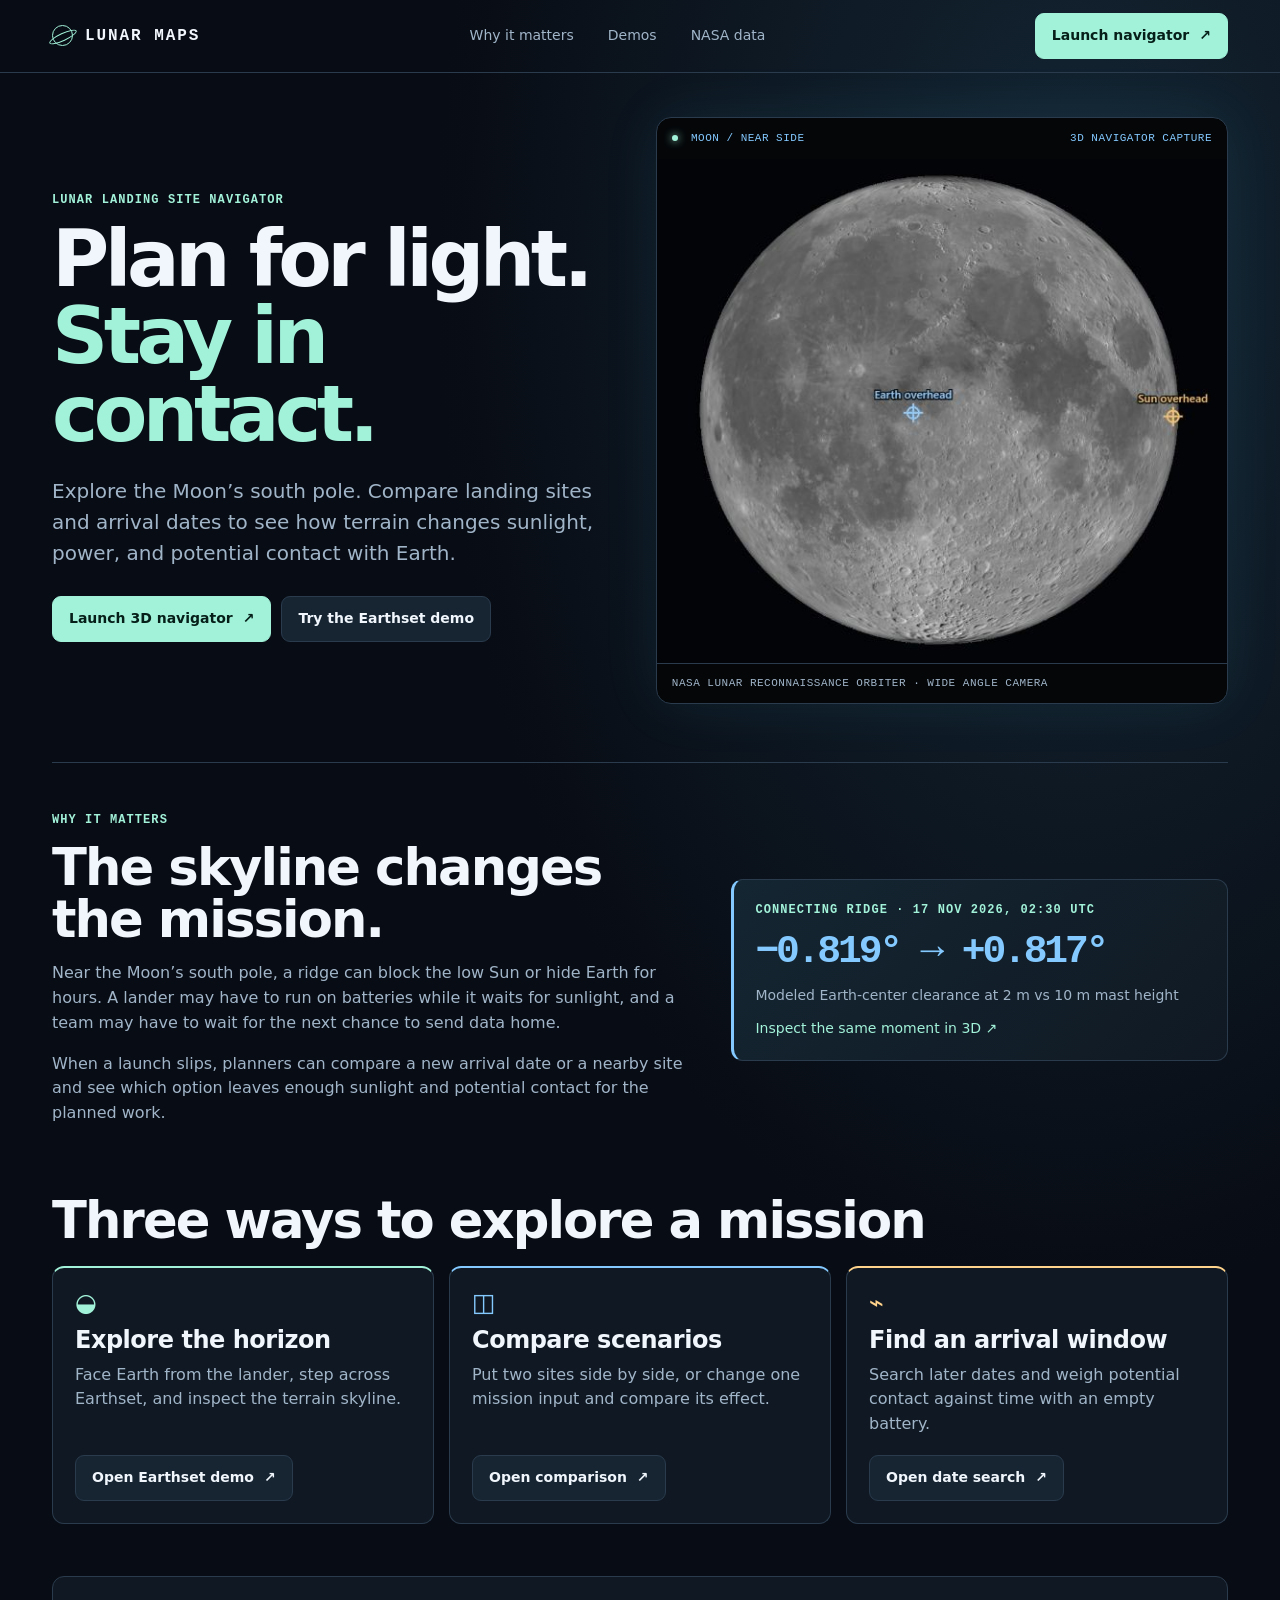
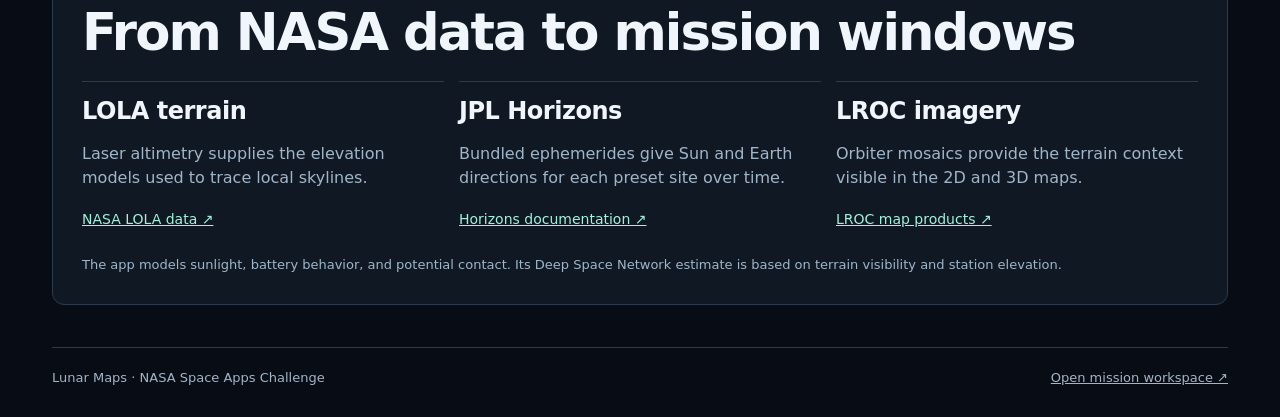
<file: index.html>
<!DOCTYPE html>
<html lang="en">
<head>
<meta charset="utf-8">
<title>Lunar Landing Site Navigator</title>
<!-- GitHub Pages serves this file first; it forwards to the app in web/ -->
<meta http-equiv="refresh" content="0; url=web/">
</head>
<body><p><a href="web/">Open the Lunar Landing Site Navigator</a></p></body>
</html>
</file>
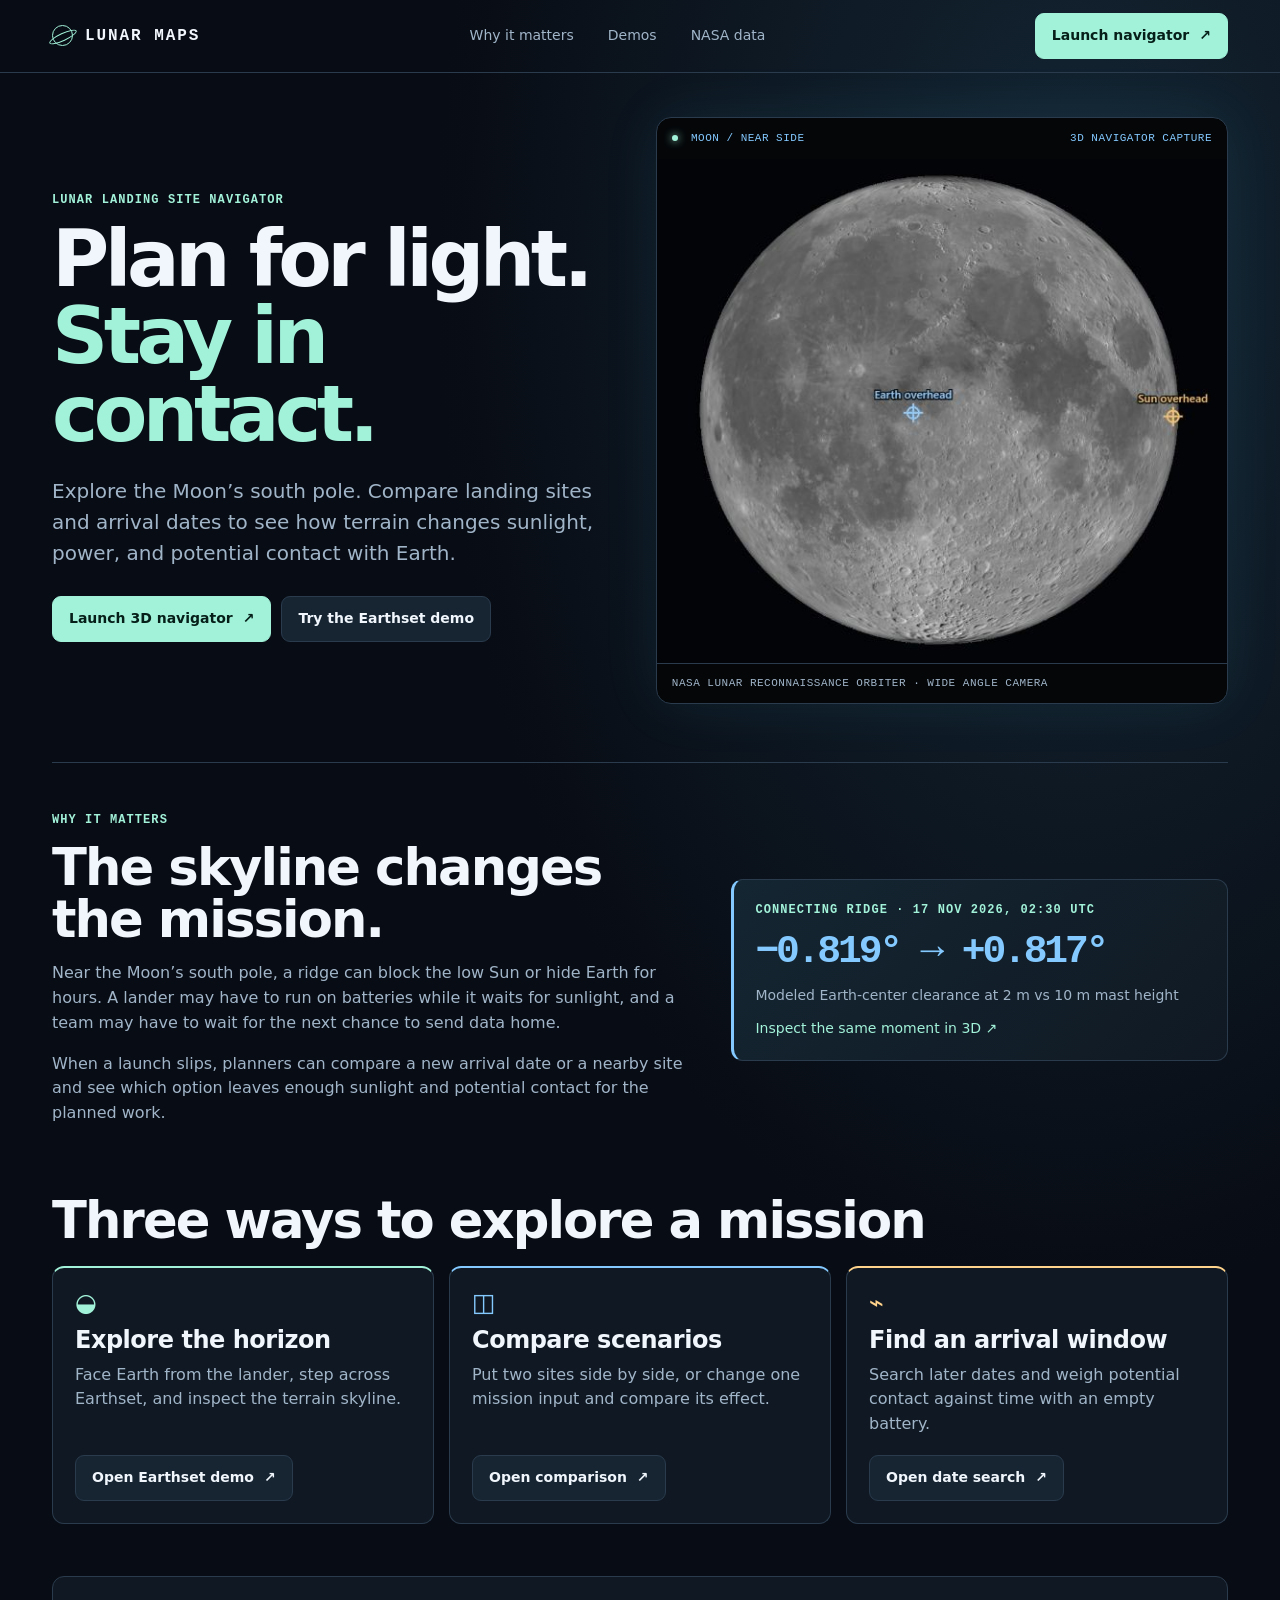
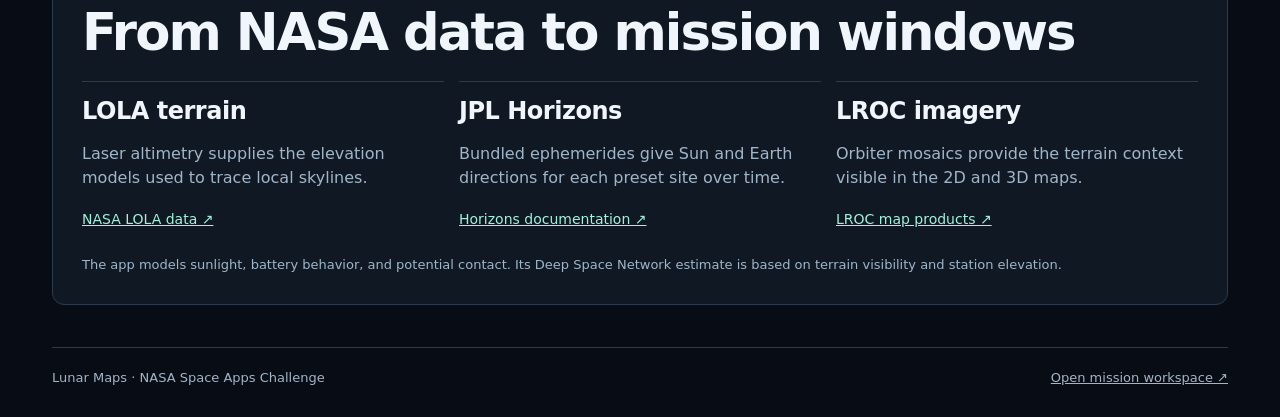
<file: web/index.html>
<!DOCTYPE html>
<html lang="en">
<head>
  <meta charset="utf-8">
  <meta name="viewport" content="width=device-width, initial-scale=1">
  <meta name="description" content="Explore the Moon's south pole and compare how local terrain and arrival time affect sunlight, power, and potential contact with Earth.">
  <meta name="theme-color" content="#080c14">
  <title>Lunar Maps · Lunar Landing Site Navigator</title>
  <link rel="stylesheet" href="mission-theme.css">
  <link rel="stylesheet" href="landing.css">
  <script src="js/landing.js"></script>
</head>
<body class="landing">
  <a class="skip-link" href="#main">Skip to content</a>
  <header class="landing-header">
    <div class="page-width landing-nav">
      <a class="wordmark" href="./"><i class="brand-orbit" aria-hidden="true"></i> LUNAR MAPS</a>
      <nav aria-label="Project"><a href="#why">Why it matters</a><a href="#demos">Demos</a><a href="#data">NASA data</a></nav>
      <a class="flight-button nav-launch" href="navigator.html">Launch navigator <span aria-hidden="true">↗</span></a>
    </div>
  </header>
  <main id="main">
    <section class="hero page-width" aria-labelledby="landing-title">
      <div class="hero-copy">
        <p class="flight-label">Lunar Landing Site Navigator</p>
        <h1 id="landing-title">Plan for light.<br><span>Stay in contact.</span></h1>
        <p class="hero-subtitle">Explore the Moon’s south pole. Compare landing sites and arrival dates to see how terrain changes sunlight, power, and potential contact with Earth.</p>
        <div class="landing-actions">
          <a class="flight-button" href="navigator.html">Launch 3D navigator <span aria-hidden="true">↗</span></a>
          <a class="flight-button secondary" href="navigator.html?demo=earthset">Try the Earthset demo</a>
        </div>
      </div>
      <figure class="moon-preview">
        <div class="frame-label"><span><i aria-hidden="true"></i> Moon / Near side</span><span>3D navigator capture</span></div>
        <img src="data/landing-moon.jpg" width="594" height="526" alt="Near-side Moon rendered by Lunar Maps using NASA LROC terrain imagery, with Earth and Sun overhead directions marked.">
        <figcaption>NASA Lunar Reconnaissance Orbiter · Wide Angle Camera</figcaption>
      </figure>
    </section>
    <section id="why" class="page-width impact">
      <div>
        <p class="flight-label">Why it matters</p>
        <h2>The skyline changes the mission.</h2>
        <p>Near the Moon’s south pole, a ridge can block the low Sun or hide Earth for hours. A lander may have to run on batteries while it waits for sunlight, and a team may have to wait for the next chance to send data home.</p>
        <p>When a launch slips, planners can compare a new arrival date or a nearby site and see which option leaves enough sunlight and potential contact for the planned work.</p>
      </div>
      <a class="sample-reading" href="navigator.html?demo=clearance">
        <span class="flight-label">Connecting Ridge · 17 Nov 2026, 02:30 UTC</span>
        <strong>−0.819° <span class="reading-arrow" aria-hidden="true">→</span> +0.817°</strong>
        <span>Modeled Earth-center clearance at 2 m vs 10 m mast height</span>
        <span class="sample-link">Inspect the same moment in 3D <span aria-hidden="true">↗</span></span>
      </a>
    </section>
    <section id="demos" class="page-width demos">
      <h2>Three ways to explore a mission</h2>
      <div class="demo-grid">
        <article class="demo-card demo-explore">
          <span class="demo-mark" aria-hidden="true">◒</span>
          <h3>Explore the horizon</h3>
          <p>Face Earth from the lander, step across Earthset, and inspect the terrain skyline.</p>
          <a class="flight-button secondary" href="navigator.html?demo=earthset">Open Earthset demo <span aria-hidden="true">↗</span></a>
        </article>
        <article class="demo-card demo-compare">
          <span class="demo-mark" aria-hidden="true">◫</span>
          <h3>Compare scenarios</h3>
          <p>Put two sites side by side, or change one mission input and compare its effect.</p>
          <a class="flight-button secondary" href="navigator.html?view=compare">Open comparison <span aria-hidden="true">↗</span></a>
        </article>
        <article class="demo-card demo-find">
          <span class="demo-mark" aria-hidden="true">⌁</span>
          <h3>Find an arrival window</h3>
          <p>Search later dates and weigh potential contact against time with an empty battery.</p>
          <a class="flight-button secondary" href="navigator.html?view=find">Open date search <span aria-hidden="true">↗</span></a>
        </article>
      </div>
    </section>
    <section id="data" class="page-width provenance">
      <div class="data-shell">
        <h2>From NASA data to mission windows</h2>
        <div class="data-grid">
          <div><h3>LOLA terrain</h3><p>Laser altimetry supplies the elevation models used to trace local skylines.</p><a href="https://pgda.gsfc.nasa.gov/products/69">NASA LOLA data ↗</a></div>
          <div><h3>JPL Horizons</h3><p>Bundled ephemerides give Sun and Earth directions for each preset site over time.</p><a href="https://ssd-api.jpl.nasa.gov/doc/horizons.html">Horizons documentation ↗</a></div>
          <div><h3>LROC imagery</h3><p>Orbiter mosaics provide the terrain context visible in the 2D and 3D maps.</p><a href="https://data.lroc.im-ldi.com/lroc/rdr_product_select">LROC map products ↗</a></div>
        </div>
        <p class="method-note">The app models sunlight, battery behavior, and potential contact. Its Deep Space Network estimate is based on terrain visibility and station elevation.</p>
      </div>
    </section>
  </main>
  <footer class="page-width landing-footer"><span>Lunar Maps · NASA Space Apps Challenge</span><a href="navigator.html">Open mission workspace ↗</a></footer>
</body>
</html>
</file>
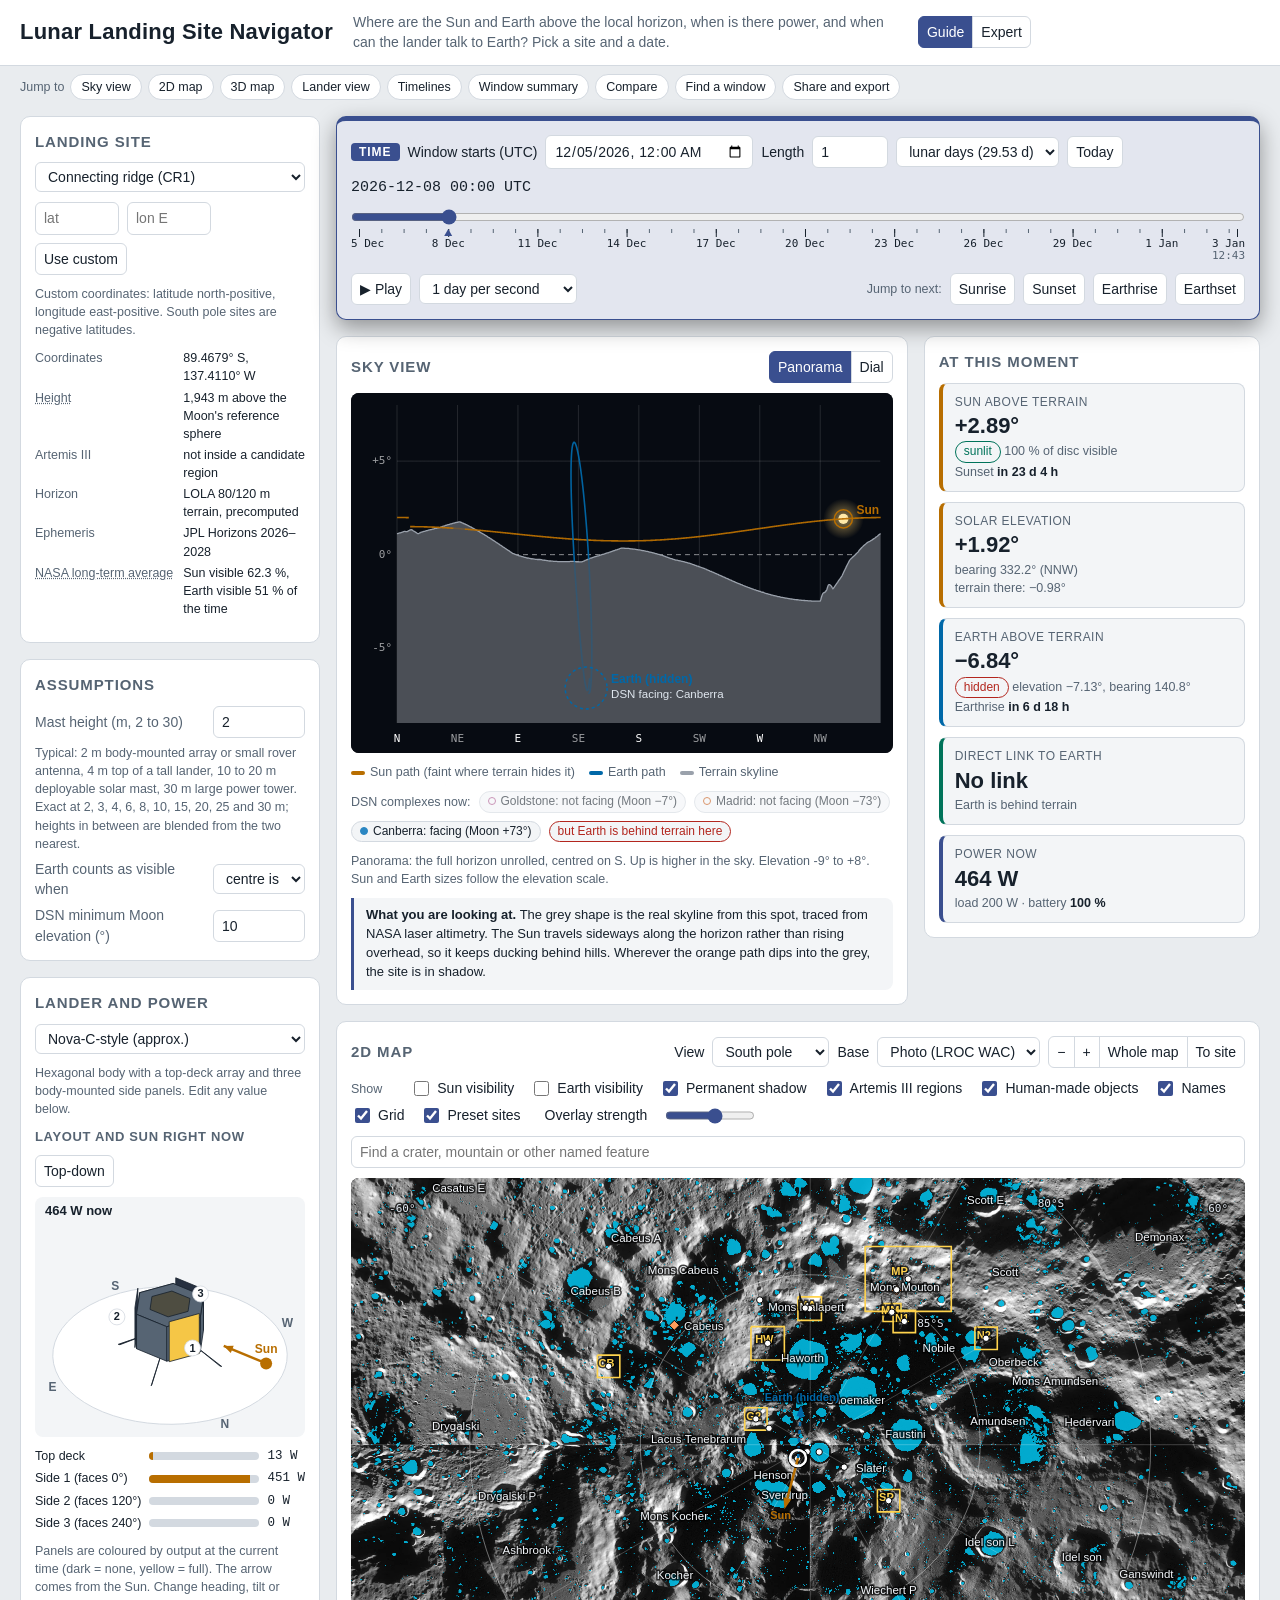
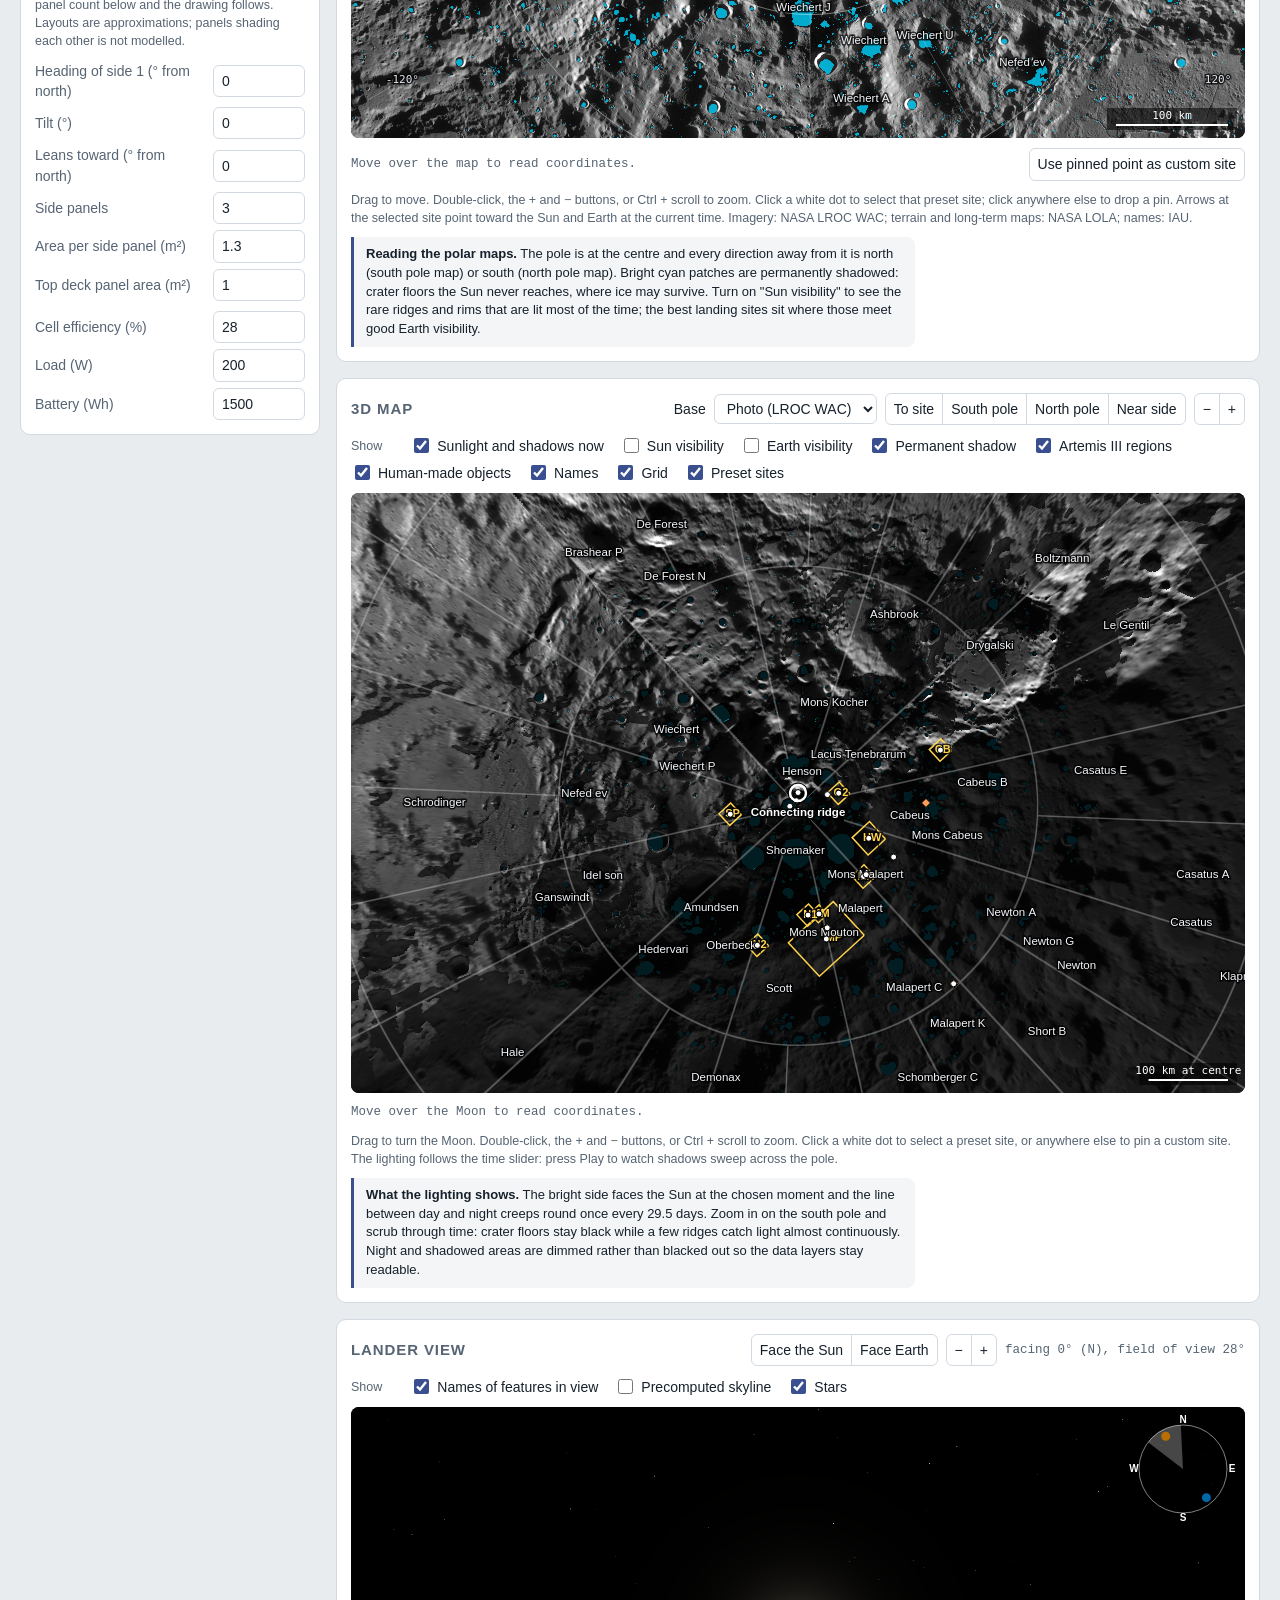
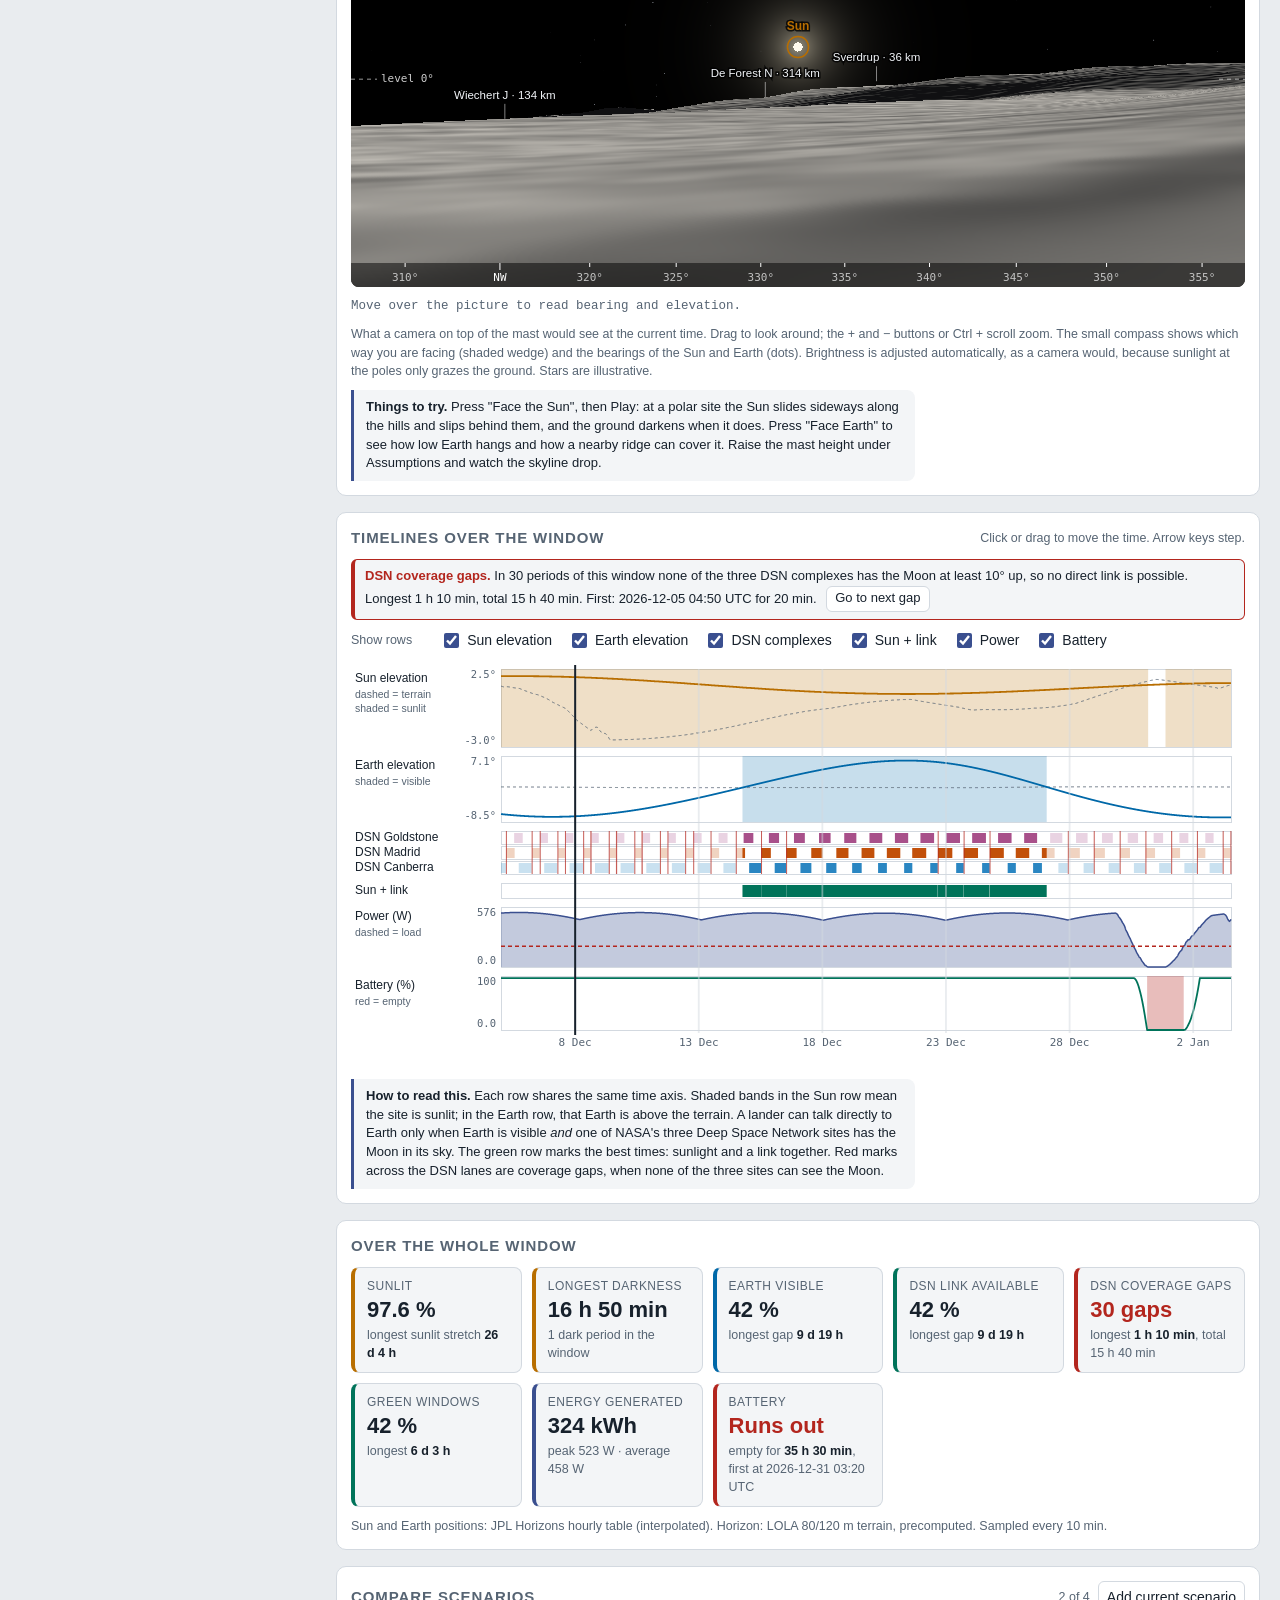
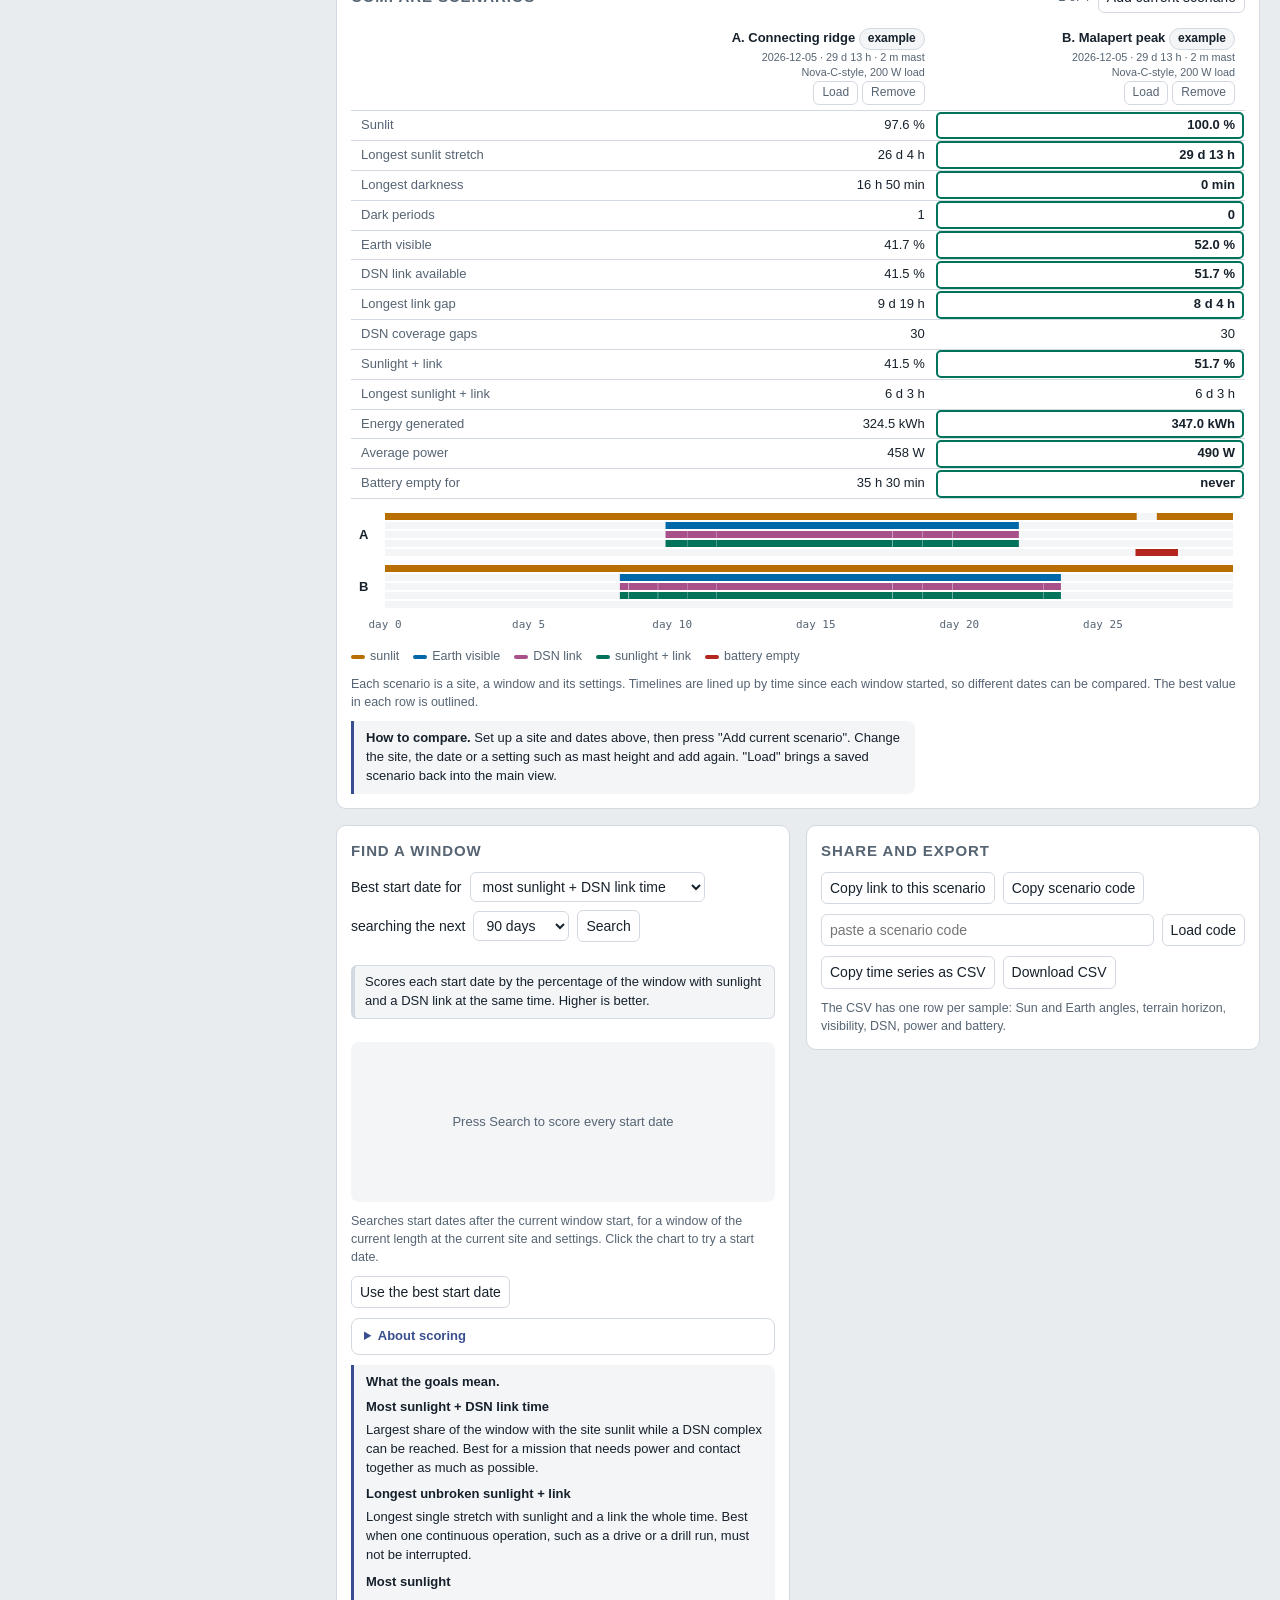
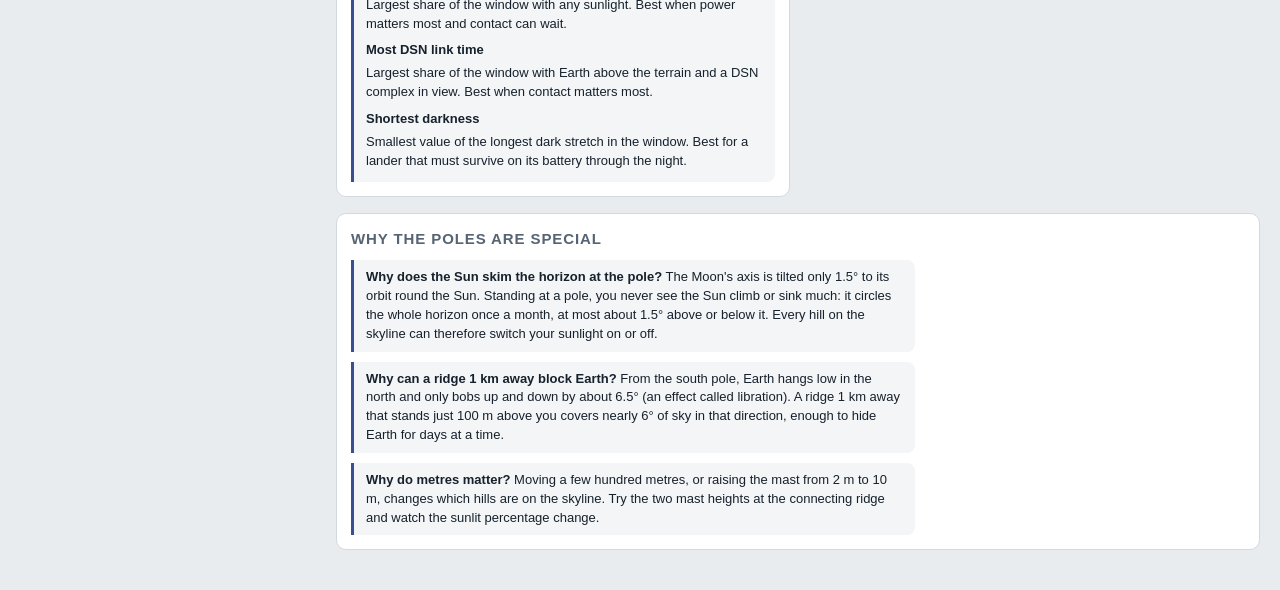
<file: Lunar-Maps/web/index.html>
<!DOCTYPE html>
<html lang="en">
<head>
<meta charset="utf-8">
<meta name="viewport" content="width=device-width, initial-scale=1">
<title>Lunar Landing Site Navigator</title>
<link rel="icon" href="data:,">
<style>
/* Layout idea: a mission-planning console. Controls in a left rail, one shared
   time bar across the top of the workspace, then sky view, timelines, power. */
:root {
  --bg: #e9ecef; --panel: #ffffff; --ink: #17212c; --muted: #566473; --line: #d3d9e0; --soft: #f3f5f7;
  --sun: #b86e00; --earth: #0068a8; --green: #00735a; --warn: #b3261e; --accent: #3a4f8f;
  --dsn1: #a8508a; --dsn2: #c2500a; --dsn3: #2a86c2;
  --sky: #070b12; --ground: #4b4f56; --ground-edge: #9aa1ab;       /* the lunar sky is black in any theme */
  --font: "Segoe UI Variable Text", "Segoe UI", "Helvetica Neue", Arial, sans-serif;
  --display: "Bahnschrift", "DIN Alternate", "Avenir Next Condensed", "Segoe UI", Arial, sans-serif;
  --mono: ui-monospace, "Cascadia Mono", Consolas, "SF Mono", Menlo, monospace;
}
@media (prefers-color-scheme: dark) {
  :root:not([data-theme="light"]) {
    color-scheme: dark;
    --bg: #0b0f15; --panel: #141a23; --ink: #e7ebf1; --muted: #98a5b5; --line: #2a3443; --soft: #1b232e;
    --sun: #f2ab30; --earth: #5cb8ee; --green: #33c9a2; --warn: #ff7a70; --accent: #9db2ff;
    --dsn1: #e08cc2; --dsn2: #f08a4b; --dsn3: #6cc0f5;
  }
}
:root[data-theme="dark"] {
  color-scheme: dark;
  --bg: #0b0f15; --panel: #141a23; --ink: #e7ebf1; --muted: #98a5b5; --line: #2a3443; --soft: #1b232e;
  --sun: #f2ab30; --earth: #5cb8ee; --green: #33c9a2; --warn: #ff7a70; --accent: #9db2ff;
  --dsn1: #e08cc2; --dsn2: #f08a4b; --dsn3: #6cc0f5;
}
* { box-sizing: border-box; }
html, body { margin: 0; }
body { background: var(--bg); color: var(--ink); font: 14px/1.45 var(--font); }
h1, h2, h3 { font-family: var(--display); margin: 0; text-wrap: balance; letter-spacing: .01em; }
h1 { font-size: 22px; font-weight: 600; }
h2 { font-size: 15px; font-weight: 600; text-transform: uppercase; letter-spacing: .06em; color: var(--muted); }
h3 { font-size: 13px; font-weight: 600; color: var(--muted); text-transform: uppercase; letter-spacing: .05em; }
button, select, input { font: inherit; color: inherit; }
button, select, input[type=number], input[type=datetime-local], input[type=text] {
  background: var(--panel); border: 1px solid var(--line); border-radius: 6px; padding: 5px 8px; min-height: 30px;
}
button { cursor: pointer; }
button:hover { border-color: var(--accent); }
button[aria-pressed="true"], button.on { background: var(--accent); color: var(--panel); border-color: var(--accent); }
:focus-visible { outline: 2px solid var(--accent); outline-offset: 2px; }
.num { font-family: var(--mono); font-variant-numeric: tabular-nums; }

header.top { display: flex; flex-wrap: wrap; gap: 8px 20px; align-items: center; padding: 12px 20px; border-bottom: 1px solid var(--line); background: var(--panel); }
header.top p { margin: 0; color: var(--muted); flex: 1 1 320px; max-width: 70ch; }
.seg { display: inline-flex; }
.seg button { border-radius: 0; margin-left: -1px; }
.seg button:first-child { border-radius: 6px 0 0 6px; margin-left: 0; }
.seg button:last-child { border-radius: 0 6px 6px 0; }

.jump { display: flex; flex-wrap: wrap; gap: 6px; align-items: center; padding: 8px 20px 0; }
.jump button { min-height: 26px; padding: 2px 10px; border-radius: 99px; font-size: 12.5px; }
.panel h2 { scroll-margin-top: 190px; }
.layout { display: grid; grid-template-columns: 300px minmax(0, 1fr); gap: 16px; padding: 16px 20px 40px; align-items: start; }
@media (max-width: 900px) { .layout { grid-template-columns: minmax(0, 1fr); padding: 12px 16px 32px; } }
.rail, .work { display: flex; flex-direction: column; gap: 16px; min-width: 0; }
.panel { background: var(--panel); border: 1px solid var(--line); border-radius: 10px; padding: 14px; display: flex; flex-direction: column; gap: 10px; min-width: 0; }
.panel > header { display: flex; flex-wrap: wrap; gap: 8px; align-items: center; justify-content: space-between; }
.row { display: flex; flex-wrap: wrap; gap: 8px; align-items: center; }
.field { display: grid; grid-template-columns: 1fr 92px; gap: 6px 8px; align-items: center; }
.field label { color: var(--muted); }
.field input, .field select { width: 100%; }
select.wide { width: 100%; }
.hint { color: var(--muted); font-size: 12.5px; margin: 0; }
.info { margin: 0; display: grid; grid-template-columns: auto 1fr; gap: 3px 10px; font-size: 12.5px; }
.info dt { color: var(--muted); } .info dt.tip { text-decoration: underline dotted; cursor: help; } .info dd { margin: 0; overflow-wrap: anywhere; }
.pill { display: inline-block; border-radius: 99px; padding: 1px 8px; font-size: 12px; border: 1px solid var(--line); background: var(--soft); }
.pill i { display: inline-block; width: 8px; height: 8px; border-radius: 50%; margin-right: 5px; }
.pill.off { opacity: .6; }
.pill.good { border-color: var(--green); color: var(--green); } .pill.bad { border-color: var(--warn); color: var(--warn); }

/* The time bar stays on screen while scrolling, so it is set apart from the panels it floats over:
   an accent border and top stripe, a tinted background and a drop shadow. */
.timebar { position: sticky; top: 6px; z-index: 5; border: 1.5px solid var(--accent); border-top-width: 5px;
  background: color-mix(in srgb, var(--panel) 86%, var(--accent)); box-shadow: 0 8px 22px rgba(0, 0, 0, .38), 0 0 0 4px var(--bg); }
.timebar .tag { font: 600 12px var(--display); letter-spacing: .08em; text-transform: uppercase; color: var(--panel); background: var(--accent); border-radius: 4px; padding: 2px 8px; }
.timebar input[type=range] { width: 100%; accent-color: var(--accent); }
.timebar .now { font-family: var(--mono); font-size: 15px; font-variant-numeric: tabular-nums; }

.split { display: grid; grid-template-columns: minmax(0, 1.7fr) minmax(260px, 1fr); gap: 16px; align-items: start; }
@media (max-width: 1150px) { .split { grid-template-columns: minmax(0, 1fr); } }
table.cmp { border-collapse: collapse; width: 100%; font-size: 13px; }
table.cmp th, table.cmp td { padding: 5px 10px; border-bottom: 1px solid var(--line); text-align: right; vertical-align: top; font-variant-numeric: tabular-nums; }
table.cmp th:first-child, table.cmp td:first-child { text-align: left; color: var(--muted); font-weight: 400; white-space: nowrap; }
table.cmp thead th { font-weight: 600; min-width: 150px; }
table.cmp thead small { display: block; font-weight: 400; color: var(--muted); }
table.cmp td.best { outline: 2px solid var(--green); outline-offset: -3px; border-radius: 6px; font-weight: 600; }
table.cmp button { min-height: 24px; padding: 1px 8px; font-size: 12px; margin-left: 4px; }
.split.even { grid-template-columns: repeat(2, minmax(0, 1fr)); }
@media (max-width: 1150px) { .split.even { grid-template-columns: minmax(0, 1fr); } }
details.about { border: 1px solid var(--line); border-radius: 8px; padding: 8px 12px; font-size: 13px; }
details.about summary { cursor: pointer; font-weight: 600; color: var(--accent); }
details.about p { margin: 8px 0 4px; max-width: 75ch; } details.about ul { margin: 4px 0; padding-left: 20px; max-width: 75ch; }
table.raw.about-t td, table.raw.about-t th { text-align: left; vertical-align: top; }
table.raw.about-t td:first-child { color: var(--ink); } table.raw.about-t th { color: var(--muted); font-weight: 600; }
dl.goals { margin: 6px 0 0; display: grid; gap: 4px; }
dl.goals dt { font-weight: 600; } dl.goals dd { margin: 0 0 4px; }
#findCv { height: 160px; background: var(--soft); cursor: pointer; }
#cmpTl { height: 120px; }
canvas { display: block; width: 100%; border-radius: 8px; touch-action: none; }
#scale { height: 34px; cursor: pointer; margin-top: -6px; border-radius: 0; }
.timebar input[type=range] { margin: 0; }
.stack { position: relative; }
#pov { height: 480px; background: #000; cursor: grab; }
#povOv { position: absolute; inset: 0; height: 100%; pointer-events: none; }
#globe { height: 600px; background: #030407; cursor: grab; }
#globeOv { position: absolute; inset: 0; height: 100%; pointer-events: none; }
#map { height: 560px; background: #05070b; cursor: grab; }
#map:active { cursor: grabbing; }
.results { position: absolute; top: 100%; left: 0; right: 0; z-index: 6; background: var(--panel); border: 1px solid var(--line); border-radius: 6px; display: none; max-height: 260px; overflow: auto; }
.results button { display: block; width: 100%; text-align: left; border: 0; border-radius: 0; background: none; }
.results button:hover, .results button:focus { background: var(--soft); }
#sky { background: var(--sky); height: 360px; cursor: crosshair; }
.flag { border: 1px solid var(--line); border-left-width: 4px; border-radius: 6px; padding: 7px 10px; font-size: 13px; background: var(--soft); }
.flag.bad { border-color: var(--warn); } .flag.bad b { color: var(--warn); }
.flag.good { border-color: var(--green); } .flag.good b { color: var(--green); }
.flag button { margin-left: 6px; min-height: 26px; padding: 2px 8px; }
fieldset.checks { border: 0; padding: 0; margin: 0; gap: 6px 16px; }
fieldset.checks legend { float: left; margin-right: 12px; color: var(--muted); font-size: 12.5px; padding: 0; }
fieldset.checks label { display: inline-flex; align-items: center; gap: 5px; cursor: pointer; }
fieldset.checks input { accent-color: var(--accent); width: 15px; height: 15px; }
#tl { height: 408px; cursor: crosshair; }
#lander { height: 240px; background: var(--soft); }
.caption { color: var(--muted); font-size: 12.5px; margin: 0; }
.legend { display: flex; flex-wrap: wrap; gap: 4px 14px; font-size: 12.5px; color: var(--muted); }
.legend i { display: inline-block; width: 14px; height: 4px; border-radius: 2px; vertical-align: middle; margin-right: 5px; }

.cards { display: grid; grid-template-columns: repeat(auto-fit, minmax(150px, 1fr)); gap: 10px; }
.card { background: var(--soft); border: 1px solid var(--line); border-radius: 8px; padding: 10px 12px; border-left: 4px solid var(--line); min-width: 0; }
.card.sun { border-left-color: var(--sun); } .card.earth { border-left-color: var(--earth); }
.card.link { border-left-color: var(--green); } .card.pow { border-left-color: var(--accent); }
.card .k { font-size: 12px; color: var(--muted); text-transform: uppercase; letter-spacing: .04em; cursor: help; }
.card .v { font: 600 22px/1.2 var(--display); font-variant-numeric: tabular-nums; margin: 2px 0; overflow-wrap: anywhere; }
.card .s { font-size: 12.5px; color: var(--muted); }
.card .s b { color: var(--ink); font-weight: 600; }
.card.alert { border-left-color: var(--warn); } .card.alert .v { color: var(--warn); }

.guide { border-left: 3px solid var(--accent); background: var(--soft); padding: 8px 12px; border-radius: 0 8px 8px 0; font-size: 13px; max-width: 78ch; }
.guide b { font-family: var(--display); }
body.expert .guide, body.expert .guide-block, body:not(.expert) .expert-only { display: none; }
table.raw { border-collapse: collapse; font-size: 12.5px; width: 100%; }
table.raw td, table.raw th { padding: 2px 8px; border-bottom: 1px solid var(--line); text-align: right; }
table.raw th:first-child, table.raw td:first-child { text-align: left; color: var(--muted); font-weight: 400; }
.scroll { overflow-x: auto; }
#tip { position: fixed; pointer-events: none; background: var(--ink); color: var(--panel); padding: 5px 8px; border-radius: 6px; font-size: 12px; max-width: 260px; z-index: 20; display: none; white-space: pre-line; }
.bars { display: grid; grid-template-columns: auto 1fr auto; gap: 4px 8px; align-items: center; font-size: 12.5px; }
.bars .bar { height: 8px; background: var(--line); border-radius: 4px; overflow: hidden; }
.bars .bar i { display: block; height: 100%; background: var(--sun); }
#status { color: var(--muted); font-size: 12.5px; }
@media (prefers-reduced-motion: reduce) { * { scroll-behavior: auto; } }
</style>
</head>
<body>
<header class="top">
  <h1>Lunar Landing Site Navigator</h1>
  <p>Where are the Sun and Earth above the local horizon, when is there power, and when can the lander talk to Earth? Pick a site and a date.</p>
  <div class="seg" role="group" aria-label="Level of detail">
    <button id="modeGuide" aria-pressed="true" title="Plain-language explanations next to each panel">Guide</button>
    <button id="modeExpert" aria-pressed="false" title="Raw numbers, no explanations">Expert</button>
  </div>
</header>

<nav class="jump" aria-label="Jump to a section">
  <span class="hint">Jump to</span>
  <button data-go="hSky">Sky view</button><button data-go="hMap">2D map</button><button data-go="hGlobe">3D map</button><button data-go="hPov">Lander view</button>
  <button data-go="hTl">Timelines</button><button data-go="hWin">Window summary</button><button data-go="hCmp">Compare</button><button data-go="hFind">Find a window</button><button data-go="hShare">Share and export</button>
</nav>
<div class="layout">
  <!-- ============================ left rail: what and where ============================ -->
  <div class="rail">
    <section class="panel" aria-labelledby="hSite">
      <h2 id="hSite">Landing site</h2>
      <select id="site" class="wide" aria-label="Preset landing site"></select>
      <div class="row">
        <input id="cLat" type="number" step="0.001" min="-90" max="90" placeholder="lat" aria-label="Custom latitude, degrees north" style="width:84px">
        <input id="cLon" type="number" step="0.001" min="-180" max="360" placeholder="lon E" aria-label="Custom longitude, degrees east" style="width:84px">
        <button id="cGo" title="Trace the horizon for these coordinates (downloads about 13 MB of terrain the first time)">Use custom</button>
      </div>
      <p class="hint">Custom coordinates: latitude north-positive, longitude east-positive. South pole sites are negative latitudes.</p>
      <dl class="info" id="siteInfo"></dl>
      <div id="status" role="status"></div>
    </section>

    <section class="panel" aria-labelledby="hSet">
      <h2 id="hSet">Assumptions</h2>
      <div class="field">
        <label for="mast" title="Height of the solar array / antenna above the ground. A taller mast sees over nearby terrain.">Mast height (m, 2 to 30)</label>
        <input id="mast" type="number" min="2" max="30" step="1" value="2" list="mastList">
        <datalist id="mastList"><option value="2"></option><option value="3"></option><option value="4"></option><option value="6"></option><option value="8"></option><option value="10"></option><option value="15"></option><option value="20"></option><option value="25"></option><option value="30"></option></datalist>
        <p class="hint" style="grid-column:1/-1">Typical: 2 m body-mounted array or small rover antenna, 4 m top of a tall lander, 10 to 20 m deployable solar mast, 30 m large power tower. Exact at 2, 3, 4, 6, 8, 10, 15, 20, 25 and 30 m; heights in between are blended from the two nearest.</p>
        <label for="earthEdge" title="How much of Earth's disc must clear the terrain to count as visible.">Earth counts as visible when</label>
        <select id="earthEdge"><option value="0">centre is up</option><option value="1">any part is up</option><option value="-1">whole disc is up</option></select>
        <label for="dsnEl" title="A Deep Space Network dish can talk when the Moon is at least this high in its sky. 10 degrees is this app's assumption.">DSN minimum Moon elevation (°)</label>
        <input id="dsnEl" type="number" min="0" max="45" step="1" value="10">
      </div>
    </section>

    <section class="panel" aria-labelledby="hLander">
      <h2 id="hLander">Lander and power</h2>
      <select id="preset" class="wide" aria-label="Lander layout preset"></select>
      <p class="hint" id="presetNote"></p>
      <!-- live drawing of the chosen layout: lander, panels, compass and Sun direction -->
      <div class="row" style="justify-content:space-between">
        <h3 id="hArr">Layout and Sun right now</h3>
        <button id="topDown" aria-pressed="false" title="Switch between a 3D view and a view from directly above">Top-down</button>
      </div>
      <canvas id="lander" role="img" aria-label="Drawing of the lander with its solar panels, compass directions and the direction of the Sun; panels are coloured by current power output"></canvas>
      <div class="bars" id="panelBars"></div>
      <p class="caption">Panels are coloured by output at the current time (dark = none, yellow = full). The arrow comes from the Sun. Change heading, tilt or panel count below and the drawing follows. Layouts are approximations; panels shading each other is not modelled.</p>
      <div class="field" id="bodyFields">
        <label for="heading" title="Compass direction that side panel 1 faces.">Heading of side 1 (° from north)</label>
        <input id="heading" type="number" min="0" max="359" step="5" value="0">
        <label for="tilt" title="How far the lander leans from upright, for example after landing on a slope.">Tilt (°)</label>
        <input id="tilt" type="number" min="0" max="45" step="1" value="0">
        <label for="tiltDir" title="Compass direction the lander leans toward.">Leans toward (° from north)</label>
        <input id="tiltDir" type="number" min="0" max="359" step="5" value="0">
        <label for="sides">Side panels</label>
        <input id="sides" type="number" min="2" max="6" step="1" value="3">
        <label for="sideArea">Area per side panel (m²)</label>
        <input id="sideArea" type="number" min="0.1" max="20" step="0.1" value="1.3">
        <label for="topArea">Top deck panel area (m²)</label>
        <input id="topArea" type="number" min="0" max="20" step="0.1" value="1">
      </div>
      <div class="field" id="mastFields">
        <label for="mastArea">Mast array area (m²)</label>
        <input id="mastArea" type="number" min="0.5" max="100" step="0.5" value="4">
      </div>
      <div class="field">
        <label for="eff" title="Fraction of sunlight turned into electricity.">Cell efficiency (%)</label>
        <input id="eff" type="number" min="5" max="40" step="1" value="28">
        <label for="load" title="Average electrical power the lander uses.">Load (W)</label>
        <input id="load" type="number" min="0" max="20000" step="10" value="200">
        <label for="batt" title="Usable battery capacity. The battery starts the window full.">Battery (Wh)</label>
        <input id="batt" type="number" min="0" max="500000" step="100" value="1500">
      </div>
    </section>
  </div>

  <!-- ============================ workspace ============================ -->
  <div class="work">
    <section class="panel timebar" aria-label="Time controls">
      <div class="row">
        <span class="tag">Time</span>
        <label for="start">Window starts (UTC)</label>
        <input id="start" type="datetime-local">
        <label for="winN">Length</label>
        <input id="winN" type="number" min="0.1" step="any" value="1" style="width:76px" aria-label="Window length, number">
        <select id="winU" aria-label="Window length, unit">
          <option value="1">hours</option><option value="24">days</option><option value="708.72" selected>lunar days (29.53 d)</option><option value="8766">years</option>
        </select>
        <button id="today" title="Start the window at today's date">Today</button>
        <span style="flex:1"></span>
        <span class="now" id="nowText" aria-live="off"></span>
      </div>
      <input id="scrub" type="range" min="0" max="1000" value="0" aria-label="Time within the window">
      <canvas id="scale" role="img" aria-label="Date scale for the time slider. Click or drag to set the time."></canvas>
      <div class="row">
        <button id="play" title="Play or pause (Space)">▶ Play</button>
        <select id="speed" aria-label="Playback speed">
          <option value="1">1 hour per second</option><option value="6">6 hours per second</option>
          <option value="24" selected>1 day per second</option><option value="120">5 days per second</option>
        </select>
        <span style="flex:1"></span>
        <span class="hint">Jump to next:</span>
        <button data-jump="sunrise">Sunrise</button><button data-jump="sunset">Sunset</button>
        <button data-jump="earthrise">Earthrise</button><button data-jump="earthset">Earthset</button>
      </div>
    </section>

    <div class="split">
      <section class="panel" aria-labelledby="hSky">
        <header>
          <h2 id="hSky">Sky view</h2>
          <div class="seg" role="group" aria-label="Sky view layout">
            <button id="skyPano" title="Horizon unrolled into a strip (D to switch)">Panorama</button>
            <button id="skyDial" title="The same sky as a circle, looking straight up">Dial</button>
          </div>
        </header>
        <canvas id="sky" role="img" aria-label="Sun and Earth positions against the terrain skyline"></canvas>
        <div class="legend">
          <span><i style="background:var(--sun)"></i>Sun path (faint where terrain hides it)</span>
          <span><i style="background:var(--earth)"></i>Earth path</span>
          <span><i style="background:var(--ground-edge)"></i>Terrain skyline</span>
        </div>
        <div class="row" id="skyDsn" role="status" aria-label="Deep Space Network complexes facing the Moon right now"></div>
        <p class="caption" id="skyCaption"></p>
        <div class="guide" id="skyGuide"></div>
      </section>

      <section class="panel" aria-labelledby="hNow">
        <h2 id="hNow">At this moment</h2>
        <div class="cards" id="nowCards"></div>
        <div class="expert-only scroll"><table class="raw num" id="rawNow"></table></div>
      </section>
    </div>

    <section class="panel" aria-labelledby="hMap">
      <header>
        <h2 id="hMap">2D map</h2>
        <div class="row">
          <label for="mapView">View</label>
          <select id="mapView"><option value="S">South pole</option><option value="N">North pole</option><option value="G">Whole Moon</option></select>
          <label for="mapBase">Base</label>
          <select id="mapBase"><option value="wac">Photo (LROC WAC)</option><option value="relief">Shaded relief</option><option value="elev">Elevation colours</option></select>
          <div class="seg" role="group" aria-label="Zoom">
            <button id="mapOut" title="Zoom out (− key)">−</button><button id="mapIn" title="Zoom in (+ key)">+</button><button id="mapFit" title="Show the whole map">Whole map</button><button id="mapSite" title="Centre on the selected site">To site</button>
          </div>
        </div>
      </header>
      <fieldset class="row checks" id="mapChecks">
        <legend>Show</legend>
        <label title="NASA long-term average: share of time the Sun is visible (polar maps)"><input type="checkbox" id="mSun" data-k="sun"> Sun visibility</label>
        <label title="NASA long-term average: share of time Earth is visible (polar maps)"><input type="checkbox" id="mEarth" data-k="earth"> Earth visibility</label>
        <label title="Places the Sun never reaches (polar maps)"><input type="checkbox" id="mPsr" data-k="psr" checked> Permanent shadow</label>
        <label><input type="checkbox" id="mReg" data-k="regions" checked> Artemis III regions</label>
        <label title="Landers, rovers and impact sites located by the LROC team"><input type="checkbox" id="mObj" data-k="objects" checked> Human-made objects</label>
        <label><input type="checkbox" id="mNames" data-k="names" checked> Names</label>
        <label><input type="checkbox" id="mGrid" data-k="grid" checked> Grid</label>
        <label><input type="checkbox" id="mSites" data-k="sites" checked> Preset sites</label>
        <label for="mOpac" style="margin-left:8px">Overlay strength</label><input type="range" id="mOpac" min="20" max="100" value="65" style="width:90px">
      </fieldset>
      <div class="row" style="position:relative">
        <input id="mapSearch" type="text" placeholder="Find a crater, mountain or other named feature" aria-label="Search named features" style="flex:1; min-width:0" autocomplete="off">
        <div id="mapResults" class="results" role="listbox"></div>
      </div>
      <canvas id="map" tabindex="0" role="img" aria-label="Map of the Moon. Drag to move, double-click or use the + and − keys to zoom, click to place a custom site."></canvas>
      <div class="row">
        <span class="num hint" id="mapRead" style="flex:1; min-width:200px">Move over the map to read coordinates.</span>
        <button id="mapUse" disabled title="Trace the horizon at the pin and make it the active site">Use pinned point as custom site</button>
      </div>
      <p class="caption">Drag to move. Double-click, the + and − buttons, or Ctrl + scroll to zoom. Click a white dot to select that preset site; click anywhere else to drop a pin. Arrows at the selected site point toward the Sun and Earth at the current time. Imagery: NASA LROC WAC; terrain and long-term maps: NASA LOLA; names: IAU.</p>
      <div class="guide"><b>Reading the polar maps.</b> The pole is at the centre and every direction away from it is north (south pole map) or south (north pole map). Bright cyan patches are permanently shadowed: crater floors the Sun never reaches, where ice may survive. Turn on "Sun visibility" to see the rare ridges and rims that are lit most of the time; the best landing sites sit where those meet good Earth visibility.</div>
    </section>

    <section class="panel" aria-labelledby="hGlobe">
      <header>
        <h2 id="hGlobe">3D map</h2>
        <div class="row">
          <label for="gBase">Base</label>
          <select id="gBase"><option value="wac">Photo (LROC WAC)</option><option value="relief">Shaded relief</option><option value="elev">Elevation colours</option></select>
          <div class="seg" role="group" aria-label="Go to">
            <button id="gSite" title="Turn to the selected site">To site</button><button id="gSouth">South pole</button><button id="gNorth">North pole</button><button id="gNear" title="The side that always faces Earth">Near side</button>
          </div>
          <div class="seg" role="group" aria-label="Zoom"><button id="gOut" title="Zoom out (− key)">−</button><button id="gIn" title="Zoom in (+ key)">+</button></div>
        </div>
      </header>
      <fieldset class="row checks" id="globeChecks">
        <legend>Show</legend>
        <label title="Light the Moon from where the Sun is at the current time, with shadows cast by the terrain"><input type="checkbox" id="gLight" data-k="light" checked> Sunlight and shadows now</label>
        <label title="NASA long-term average (polar regions)"><input type="checkbox" id="gSun" data-k="sun"> Sun visibility</label>
        <label title="NASA long-term average (polar regions)"><input type="checkbox" id="gEarth" data-k="earth"> Earth visibility</label>
        <label><input type="checkbox" id="gPsr" data-k="psr" checked> Permanent shadow</label>
        <label><input type="checkbox" id="gReg" data-k="regions" checked> Artemis III regions</label>
        <label><input type="checkbox" id="gObj" data-k="objects" checked> Human-made objects</label>
        <label><input type="checkbox" id="gNames" data-k="names" checked> Names</label>
        <label><input type="checkbox" id="gGrid" data-k="grid" checked> Grid</label>
        <label><input type="checkbox" id="gSites" data-k="sites" checked> Preset sites</label>
      </fieldset>
      <div class="stack">
        <canvas id="globe" tabindex="0" role="img" aria-label="Rotatable 3D view of the Moon lit by the Sun at the current time. Drag to turn, double-click or use the + and − keys to zoom."></canvas>
        <canvas id="globeOv" aria-hidden="true"></canvas>
      </div>
      <div class="row"><span class="num hint" id="globeRead" style="flex:1" role="status">Loads when scrolled into view.</span></div>
      <p class="caption">Drag to turn the Moon. Double-click, the + and − buttons, or Ctrl + scroll to zoom. Click a white dot to select a preset site, or anywhere else to pin a custom site. The lighting follows the time slider: press Play to watch shadows sweep across the pole.</p>
      <div class="guide"><b>What the lighting shows.</b> The bright side faces the Sun at the chosen moment and the line between day and night creeps round once every 29.5 days. Zoom in on the south pole and scrub through time: crater floors stay black while a few ridges catch light almost continuously. Night and shadowed areas are dimmed rather than blacked out so the data layers stay readable.</div>
    </section>

    <section class="panel" aria-labelledby="hPov">
      <header>
        <h2 id="hPov">Lander view</h2>
        <div class="row">
          <div class="seg" role="group" aria-label="Look toward"><button id="pSun">Face the Sun</button><button id="pEarth">Face Earth</button></div>
          <div class="seg" role="group" aria-label="Zoom"><button id="pOut" title="Wider view (− key)">−</button><button id="pIn" title="Zoom in (+ key)">+</button></div>
          <span class="num hint" id="povFov"></span>
        </div>
      </header>
      <fieldset class="row checks" id="povChecks">
        <legend>Show</legend>
        <label><input type="checkbox" id="pNames" data-k="names" checked> Names of features in view</label>
        <label title="Draws the precomputed horizon used for all the numbers on this page, to compare with the 3D terrain"><input type="checkbox" id="pSky" data-k="skyline"> Precomputed skyline</label>
        <label title="A random sprinkle of stars, not a real star map"><input type="checkbox" id="pStars" data-k="stars" checked> Stars</label>
      </fieldset>
      <div class="stack">
        <canvas id="pov" tabindex="0" role="img" aria-label="First-person view from the lander: terrain, Sun, Earth and stars at the current time. Drag to look around, use the + and − keys to zoom."></canvas>
        <canvas id="povOv" aria-hidden="true"></canvas>
      </div>
      <div class="row"><span class="num hint" id="povRead" style="flex:1" role="status">Loads when scrolled into view.</span></div>
      <p class="caption">What a camera on top of the mast would see at the current time. Drag to look around; the + and − buttons or Ctrl + scroll zoom. The small compass shows which way you are facing (shaded wedge) and the bearings of the Sun and Earth (dots). Brightness is adjusted automatically, as a camera would, because sunlight at the poles only grazes the ground. Stars are illustrative.</p>
      <div class="guide"><b>Things to try.</b> Press "Face the Sun", then Play: at a polar site the Sun slides sideways along the hills and slips behind them, and the ground darkens when it does. Press "Face Earth" to see how low Earth hangs and how a nearby ridge can cover it. Raise the mast height under Assumptions and watch the skyline drop.</div>
    </section>

    <section class="panel" aria-labelledby="hTl">
      <header><h2 id="hTl">Timelines over the window</h2><span class="hint">Click or drag to move the time. Arrow keys step.</span></header>
      <div id="dsnFlag" class="flag" role="status"></div>
      <fieldset class="row checks" id="tlChecks">
        <legend>Show rows</legend>
        <label><input type="checkbox" id="showSun" data-row="sun" checked> Sun elevation</label>
        <label><input type="checkbox" id="showEarth" data-row="earth" checked> Earth elevation</label>
        <label><input type="checkbox" id="showDsn" data-row="dsn" checked> DSN complexes</label>
        <label><input type="checkbox" id="showGreen" data-row="green" checked> Sun + link</label>
        <label><input type="checkbox" id="showPower" data-row="power" checked> Power</label>
        <label><input type="checkbox" id="showBatt" data-row="batt" checked> Battery</label>
      </fieldset>
      <canvas id="tl" role="img" aria-label="Timelines of Sun, Earth, DSN contact, power and battery"></canvas>
      <div class="guide"><b>How to read this.</b> Each row shares the same time axis. Shaded bands in the Sun row mean the site is sunlit; in the Earth row, that Earth is above the terrain. A lander can talk directly to Earth only when Earth is visible <i>and</i> one of NASA's three Deep Space Network sites has the Moon in its sky. The green row marks the best times: sunlight and a link together. Red marks across the DSN lanes are coverage gaps, when none of the three sites can see the Moon.</div>
    </section>

    <div>
      <section class="panel" aria-labelledby="hWin">
        <h2 id="hWin">Over the whole window</h2>
        <div class="cards" id="winCards"></div>
        <p class="caption" id="srcLine"></p>
      </section>
    </div>

    <section class="panel" aria-labelledby="hCmp">
      <header>
        <h2 id="hCmp">Compare scenarios</h2>
        <div class="row"><span class="hint" id="cmpHint"></span><button id="cmpAdd" title="Save the current site, dates and settings as a column below (up to 4)">Add current scenario</button></div>
      </header>
      <div class="scroll"><table class="cmp" id="cmpTable"></table></div>
      <canvas id="cmpTl" role="img" aria-label="Aligned timelines of the saved scenarios"></canvas>
      <div class="legend">
        <span><i style="background:var(--sun)"></i>sunlit</span><span><i style="background:var(--earth)"></i>Earth visible</span>
        <span><i style="background:var(--dsn1)"></i>DSN link</span><span><i style="background:var(--green)"></i>sunlight + link</span><span><i style="background:var(--warn)"></i>battery empty</span>
      </div>
      <p class="caption">Each scenario is a site, a window and its settings. Timelines are lined up by time since each window started, so different dates can be compared. The best value in each row is outlined.</p>
      <div class="guide"><b>How to compare.</b> Set up a site and dates above, then press "Add current scenario". Change the site, the date or a setting such as mast height and add again. "Load" brings a saved scenario back into the main view.</div>
    </section>

    <div class="split even">
      <section class="panel" aria-labelledby="hFind">
        <h2 id="hFind">Find a window</h2>
        <div class="row">
          <label for="findGoal">Best start date for</label>
          <select id="findGoal">
            <option value="green">most sunlight + DSN link time</option><option value="greenRun">longest unbroken sunlight + link</option>
            <option value="sun">most sunlight</option><option value="link">most DSN link time</option><option value="dark">shortest darkness</option>
          </select>
          <label for="findRange">searching the next</label>
          <select id="findRange"><option value="30">30 days</option><option value="90" selected>90 days</option><option value="180">6 months</option><option value="365">1 year</option></select>
          <button id="findGo">Search</button>
        </div>
        <p class="flag" id="findDesc"></p>
        <canvas id="findCv" role="img" aria-label="Score of each candidate start date"></canvas>
        <p class="caption" id="findOut">Searches start dates after the current window start, for a window of the current length at the current site and settings. Click the chart to try a start date.</p>
        <div class="row"><button id="findUse" disabled>Use the best start date</button></div>
        <details class="about">
          <summary>About scoring</summary>
          <p>Each candidate start date gets one number, taken from a single long simulation of the site.</p>
          <p><b>The simulation.</b> From the current window start, the app samples every 30 minutes across the whole search range plus one window length. At each sample it sets three yes/no flags, using your current mast height, Earth rule and DSN minimum elevation:</p>
          <ul>
            <li><b>Sunlit:</b> any part of the Sun's disc is above the terrain horizon in the Sun's direction.</li>
            <li><b>DSN link:</b> Earth is above the terrain and the Moon is high enough at Goldstone, Madrid or Canberra.</li>
            <li><b>Sunlight + link:</b> both at once.</li>
          </ul>
          <p><b>The candidates.</b> Start dates are tried every 6 hours for searches up to 90 days, every 12 hours for 6 months and every 24 hours for a year. Each is scored on the samples inside a window of your chosen length.</p>
          <div class="scroll"><table class="raw about-t">
            <tr><th>Goal</th><th>Score</th><th>Best is</th></tr>
            <tr><td>Most sunlight + DSN link time</td><td>Percentage of samples flagged sunlight + link</td><td>highest</td></tr>
            <tr><td>Longest unbroken sunlight + link</td><td>Longest run of consecutive sunlight + link samples, in hours</td><td>highest</td></tr>
            <tr><td>Most sunlight</td><td>Percentage of samples flagged sunlit</td><td>highest</td></tr>
            <tr><td>Most DSN link time</td><td>Percentage of samples flagged DSN link</td><td>highest</td></tr>
            <tr><td>Shortest darkness</td><td>Longest run of consecutive samples that are not sunlit, in hours</td><td>lowest</td></tr>
          </table></div>
          <p>The chart plots the score against start date and the green dot marks the best one. If several dates tie, the earliest wins.</p>
          <p><b>Limits.</b></p>
          <ul>
            <li>Everything is resolved to 30 minutes, so shorter events (such as a 20-minute DSN gap) can be missed and run lengths are accurate to about half an hour.</li>
            <li>Power, battery and lander layout do not enter the score; a partly hidden Sun counts as sunlit.</li>
            <li>"Shortest darkness" only sees darkness inside the window, so a night cut off by the window's start or end looks shorter than it is.</li>
          </ul>
        </details>
        <div class="guide"><b>What the goals mean.</b>
          <dl class="goals">
            <dt>Most sunlight + DSN link time</dt><dd>Largest share of the window with the site sunlit while a DSN complex can be reached. Best for a mission that needs power and contact together as much as possible.</dd>
            <dt>Longest unbroken sunlight + link</dt><dd>Longest single stretch with sunlight and a link the whole time. Best when one continuous operation, such as a drive or a drill run, must not be interrupted.</dd>
            <dt>Most sunlight</dt><dd>Largest share of the window with any sunlight. Best when power matters most and contact can wait.</dd>
            <dt>Most DSN link time</dt><dd>Largest share of the window with Earth above the terrain and a DSN complex in view. Best when contact matters most.</dd>
            <dt>Shortest darkness</dt><dd>Smallest value of the longest dark stretch in the window. Best for a lander that must survive on its battery through the night.</dd>
          </dl>
        </div>
      </section>
      <section class="panel" aria-labelledby="hShare">
        <h2 id="hShare">Share and export</h2>
        <div class="row">
          <button id="shareLink" title="Puts the scenario in the page address and copies the link">Copy link to this scenario</button>
          <button id="shareCode" title="Copies a short code you can paste below on another device">Copy scenario code</button>
        </div>
        <div class="row">
          <input id="codeIn" type="text" placeholder="paste a scenario code" aria-label="Scenario code" style="flex:1; min-width:0">
          <button id="codeLoad">Load code</button>
        </div>
        <div class="row">
          <button id="csvCopy" title="Copies the time series of the current window as CSV text">Copy time series as CSV</button>
          <button id="csvSave" title="Saves a .csv file. Works on a normal website; blocked inside a Claude artifact.">Download CSV</button>
        </div>
        <p class="caption" id="shareOut" role="status">The CSV has one row per sample: Sun and Earth angles, terrain horizon, visibility, DSN, power and battery.</p>
      </section>
    </div>

    <section class="panel guide-block" aria-labelledby="hWhy">
      <h2 id="hWhy">Why the poles are special</h2>
      <div class="guide"><b>Why does the Sun skim the horizon at the pole?</b> The Moon's axis is tilted only 1.5° to its orbit round the Sun. Standing at a pole, you never see the Sun climb or sink much: it circles the whole horizon once a month, at most about 1.5° above or below it. Every hill on the skyline can therefore switch your sunlight on or off.</div>
      <div class="guide"><b>Why can a ridge 1 km away block Earth?</b> From the south pole, Earth hangs low in the north and only bobs up and down by about 6.5° (an effect called libration). A ridge 1 km away that stands just 100 m above you covers nearly 6° of sky in that direction, enough to hide Earth for days at a time.</div>
      <div class="guide"><b>Why do metres matter?</b> Moving a few hundred metres, or raising the mast from 2 m to 10 m, changes which hills are on the skyline. Try the two mast heights at the connecting ridge and watch the sunlit percentage change.</div>
    </section>
  </div>
</div>
<div id="tip" role="tooltip"></div>

<script src="js/astro.js"></script>
<script src="js/terrain.js"></script>
<script src="js/engine.js"></script>
<script src="js/map.js"></script>
<script src="js/globe.js"></script>
<script src="js/pov.js"></script>
<script src="js/app.js"></script>
</body>
</html>
</file>
<file: web/mission-theme.css>
:root {
  --flight-bg: #080c14;
  --flight-panel: #101923;
  --flight-surface: #172533;
  --flight-line: #2a3b4d;
  --flight-ink: #f0f6fc;
  --flight-muted: #a1b5c9;
  --flight-mint: #a2f2d9;
  --flight-blue: #84c9ff;
  --flight-sun: #ffd38b;
  --flight-warn: #ffa99a;
  --flight-display: "Barlow Semi Condensed", "Bahnschrift", "Segoe UI", system-ui, sans-serif;
  --flight-font: Inter, "Segoe UI", system-ui, sans-serif;
  --flight-mono: "Space Mono", ui-monospace, Consolas, monospace;
}

.brand-orbit {
  width: 21px;
  height: 21px;
  flex: none;
  display: inline-block;
  border: 1px solid var(--flight-mint);
  border-radius: 50%;
  position: relative;
  vertical-align: middle;
}
.brand-orbit::after {
  position: absolute;
  content: "";
  left: -5px;
  top: 7px;
  width: 28px;
  height: 6px;
  border: 1px solid var(--flight-mint);
  border-radius: 50%;
  transform: rotate(-25deg);
}
.wordmark {
  display: inline-flex;
  gap: 12px;
  align-items: center;
  color: var(--flight-ink);
  font-family: var(--flight-mono);
  font-weight: 700;
  letter-spacing: .12em;
  text-decoration: none;
  white-space: nowrap;
}
</file>
<file: web/landing.css>
* { box-sizing: border-box; }
html { color-scheme: dark; }
body.landing {
  margin: 0;
  background: radial-gradient(ellipse at 84% 13%, #142634 0, transparent 40rem), var(--flight-bg);
  color: var(--flight-ink);
  font: 16px/1.55 var(--flight-font);
}
.page-width { max-width: 1440px; margin-inline: auto; width: calc(100% - 104px); }
.landing a { color: inherit; }
.landing a:focus-visible { outline: 3px solid var(--flight-blue); outline-offset: 4px; }
.skip-link { position: absolute; left: 16px; top: 10px; z-index: 3; padding: 10px; background: var(--flight-panel); transform: translateY(-160%); }
.skip-link:focus { transform: translateY(0); }
.landing-header { border-bottom: 1px solid var(--flight-line); }
.landing-nav { min-height: 72px; display: flex; gap: 24px; align-items: center; justify-content: space-between; }
.landing-nav nav { display: flex; gap: clamp(12px, 2.8vw, 34px); align-items: center; }
.landing-nav nav a { color: var(--flight-muted); font-size: 14px; text-decoration: none; }
.landing-nav nav a:hover { color: var(--flight-ink); }
.landing a.flight-button {
  display: inline-flex; gap: 10px; align-items: center; justify-content: center;
  min-height: 46px; padding: 10px 16px; border: 1px solid var(--flight-mint); border-radius: 9px;
  background: var(--flight-mint); color: #062019; font-size: 14px; font-weight: 700; text-decoration: none;
}
.landing a.flight-button:hover { background: #c7ffed; }
.landing a.flight-button.secondary { background: var(--flight-surface); color: var(--flight-ink); border-color: var(--flight-line); }
.landing a.flight-button.secondary:hover { border-color: var(--flight-mint); }
.hero {
  display: grid; grid-template-columns: minmax(0, 1fr) minmax(0, 1.04fr);
  align-items: center; gap: clamp(22px, 4.2vw, 76px); padding-block: 44px 58px;
}
.flight-label { color: var(--flight-mint); font: 600 12px/1.5 var(--flight-mono); letter-spacing: .09em; text-transform: uppercase; }
.hero h1, .landing h2, .landing h3 { margin: 0; font-family: var(--flight-display); }
.hero h1 { font-size: clamp(52px, 6.1vw, 104px); line-height: .99; font-weight: 650; letter-spacing: -.058em; }
.hero h1 span { color: var(--flight-mint); }
.hero-subtitle { max-width: 52ch; color: var(--flight-muted); font-size: clamp(16px, 1.6vw, 20px); margin-block: 23px 27px; }
.landing-actions { display: flex; gap: 10px; flex-wrap: wrap; }
.moon-preview {
  margin: 0; min-width: 0; border: 1px solid var(--flight-line); border-radius: 15px;
  overflow: hidden; background: #040608;
  box-shadow: 0 0 60px #59d5ff15;
}
.moon-preview img { display: block; width: 100%; height: auto; }
.frame-label { display: flex; justify-content: space-between; gap: 8px; align-items: center; padding: 12px 15px; color: var(--flight-blue); }
.frame-label i { display: inline-block; width: 6px; height: 6px; border-radius: 50%; background: var(--flight-mint); margin-right: 6px; box-shadow: 0 0 9px var(--flight-mint); }
.frame-label, .moon-preview figcaption { font: 500 11px/1.5 var(--flight-mono); text-transform: uppercase; letter-spacing: .045em; }
.moon-preview figcaption { color: var(--flight-muted); border-top: 1px solid var(--flight-line); padding: 11px 15px; }
.impact { display: grid; grid-template-columns: minmax(0,1.3fr) minmax(0,1fr); align-items: center; gap: 34px; padding-block: 36px 52px; border-top: 1px solid var(--flight-line); }
.landing h2 { font-size: clamp(32px, 4vw, 52px); line-height: 1.02; letter-spacing: -.037em; font-weight: 620; }
.impact p:not(.flight-label), .landing .demo-card p, .data-grid p { color: var(--flight-muted); max-width: 66ch; }
.sample-reading { display: grid; gap: 5px; padding: 21px; background: linear-gradient(135deg,#142632,var(--flight-panel)); border: 1px solid var(--flight-line); border-left: 3px solid var(--flight-blue); border-radius: 12px; text-decoration: none; }
.sample-reading strong { font: 600 clamp(23px, 3.1vw, 40px)/1.2 var(--flight-mono); color: var(--flight-blue); margin-block: 4px; letter-spacing: -.08em; }
.sample-reading > span:not(.flight-label) { color: var(--flight-muted); font-size: 14px; }
.sample-reading .sample-link { color: var(--flight-mint) !important; margin-top: 6px; }
.demos h2 { margin-bottom: 20px; }
.demo-grid, .data-grid { display: grid; grid-template-columns: repeat(3, minmax(0, 1fr)); gap: 15px; }
.demo-card, .data-shell { padding: 22px; border: 1px solid var(--flight-line); border-radius: 12px; background: var(--flight-panel); }
.demo-card { display: flex; flex-direction: column; align-items: flex-start; border-top: 2px solid var(--demo-accent); }
.demo-explore { --demo-accent: var(--flight-mint); }
.demo-compare { --demo-accent: var(--flight-blue); }
.demo-find { --demo-accent: var(--flight-sun); }
.demo-mark { font-size: 25px; line-height: 1; color: var(--demo-accent); margin-bottom: 12px; }
.landing h3 { font-size: 24px; letter-spacing: -.02em; line-height: 1.14; }
.demo-card p { margin-block: 8px 18px; }
.demo-card > a { margin-top: auto; }
.provenance { padding-block: 52px 42px; }
.data-shell { padding: 29px; }
.data-grid { margin-top: 23px; }
.data-grid > div { border-top: 1px solid var(--flight-line); padding-top: 16px; }
.data-grid a { color: var(--flight-mint); font-size: 14px; }
.method-note, .landing-footer { color: var(--flight-muted); font-size: 13px; }
.method-note { margin: 23px 0 0; }
.landing-footer { display: flex; flex-wrap: wrap; justify-content: space-between; gap: 8px; padding-block: 20px 29px; border-top: 1px solid var(--flight-line); }
@media (max-width: 920px) {
  .page-width { width: calc(100% - 48px); }
  .landing-nav nav { display: none; }
  .hero h1 { font-size: clamp(48px, 7vw, 73px); }
}
@media (max-width: 700px) {
  .page-width { width: calc(100% - 32px); }
  .hero, .impact, .demo-grid, .data-grid { grid-template-columns: minmax(0, 1fr); }
  .hero { padding-block: 24px 33px; }
  .hero h1 { font-size: clamp(45px, 12.6vw, 65px); }
  .landing-nav { min-height: 60px; gap: 8px; }
  .landing .nav-launch { min-height: 38px; padding-inline: 10px; font-size: 12px; }
  .landing-actions > a { flex: 1 1 170px; }
  .hero-subtitle { margin-block: 16px 19px; }
  .impact { gap: 14px; padding-block: 25px 32px; }
  .provenance { padding-block: 32px; }
  .data-shell { padding: 19px; }
}
</file>
